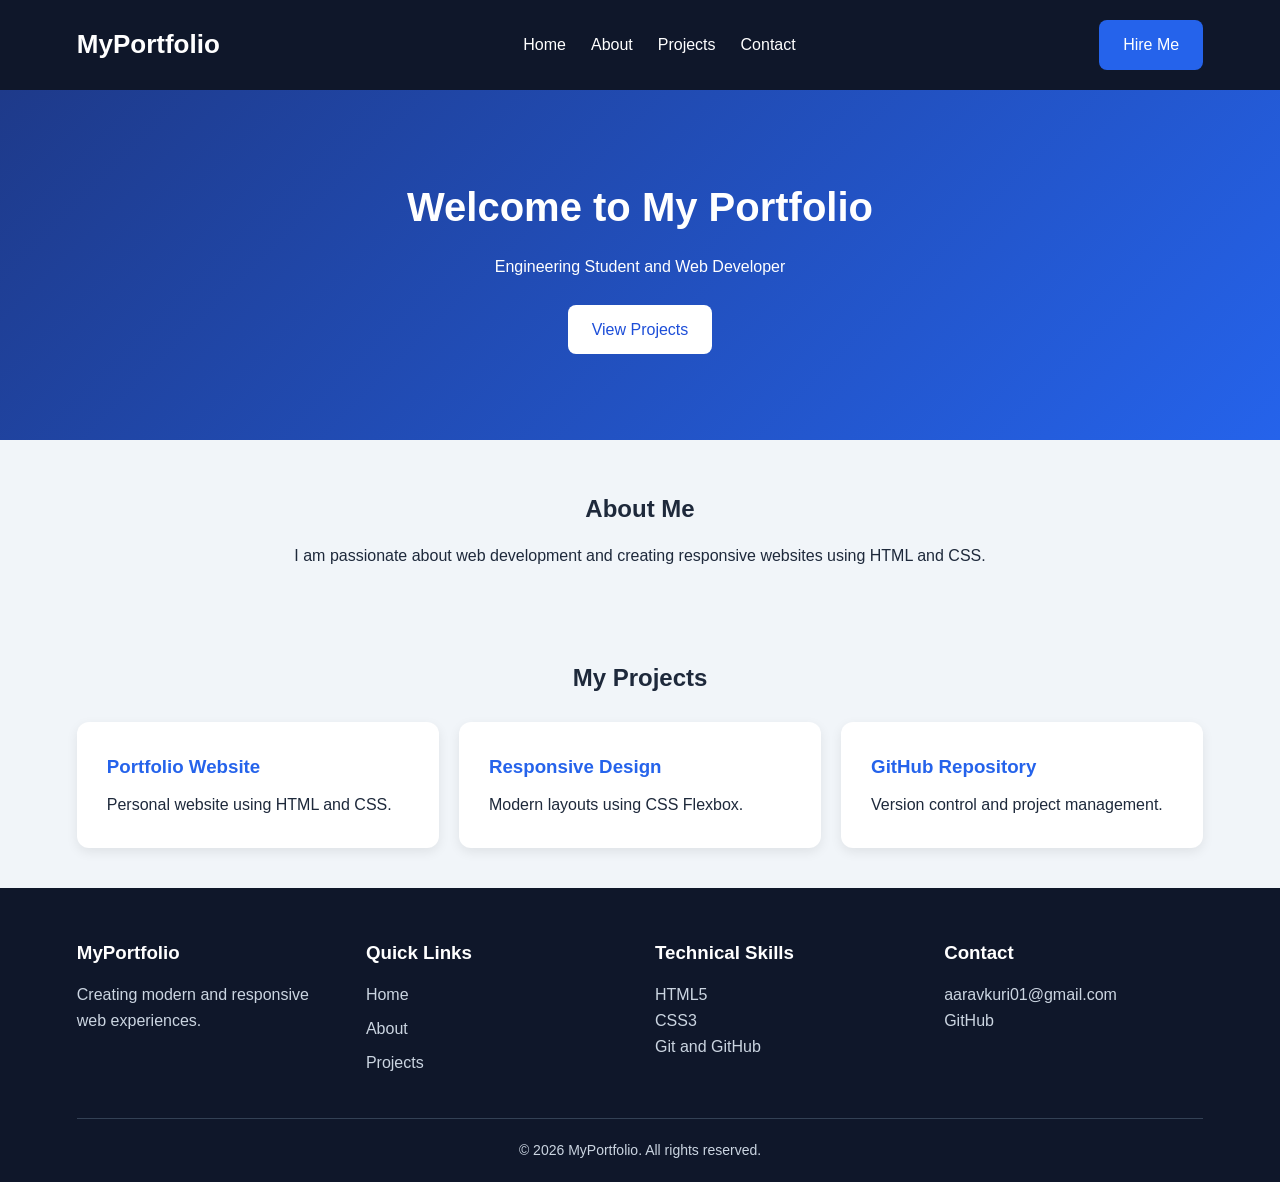
<file: P10/index.html>
<!DOCTYPE html>
<html lang="en">
<head>
    <meta charset="UTF-8">
    <meta name="viewport" content="width=device-width, initial-scale=1.0">
    <title>Advanced Flexbox Layout</title>
    <link rel="stylesheet" href="style.css">
</head>
<body>

    <header class="header">

        <div class="logo">MyPortfolio</div>

        <nav class="navbar">
            <a href="#home">Home</a>
            <a href="#about">About</a>
            <a href="#projects">Projects</a>
            <a href="#contact">Contact</a>
        </nav>

        <a href="#contact" class="btn">Hire Me</a>

    </header>

    <main>

        <section class="hero" id="home">
            <div class="hero-content">
                <h1>Welcome to My Portfolio</h1>
                <p>Engineering Student and Web Developer</p>
                <a href="#projects" class="btn">View Projects</a>
            </div>
        </section>

        <section class="about" id="about">
            <h2>About Me</h2>
            <p>I am passionate about web development
            and creating responsive websites using HTML and CSS.</p>
        </section>

        <section class="projects" id="projects">

            <h2>My Projects</h2>

            <div class="project-container">

                <article class="card">
                    <h3>Portfolio Website</h3>
                    <p>Personal website using HTML and CSS.</p>
                </article>

                <article class="card">
                    <h3>Responsive Design</h3>
                    <p>Modern layouts using CSS Flexbox.</p>
                </article>

                <article class="card">
                    <h3>GitHub Repository</h3>
                    <p>Version control and project management.</p>
                </article>

            </div>

        </section>

    </main>

    <footer class="footer" id="contact">

        <div class="footer-container">

            <div class="footer-column">
                <h3>MyPortfolio</h3>
                <p>Creating modern and responsive
                web experiences.</p>
            </div>

            <div class="footer-column">
                <h3>Quick Links</h3>
                <a href="#home">Home</a>
                <a href="#about">About</a>
                <a href="#projects">Projects</a>
            </div>

            <div class="footer-column">
                <h3>Technical Skills</h3>
                <p>HTML5</p>
                <p>CSS3</p>
                <p>Git and GitHub</p>
            </div>

            <div class="footer-column">
                <h3>Contact</h3>
                <p>aaravkuri01@gmail.com</p>
                <a href="https://github.com/">GitHub</a>
            </div>

        </div>

        <div class="footer-bottom">
            <p>&copy; 2026 MyPortfolio. All rights reserved.</p>
        </div>

    </footer>

</body>
</html>
</file>
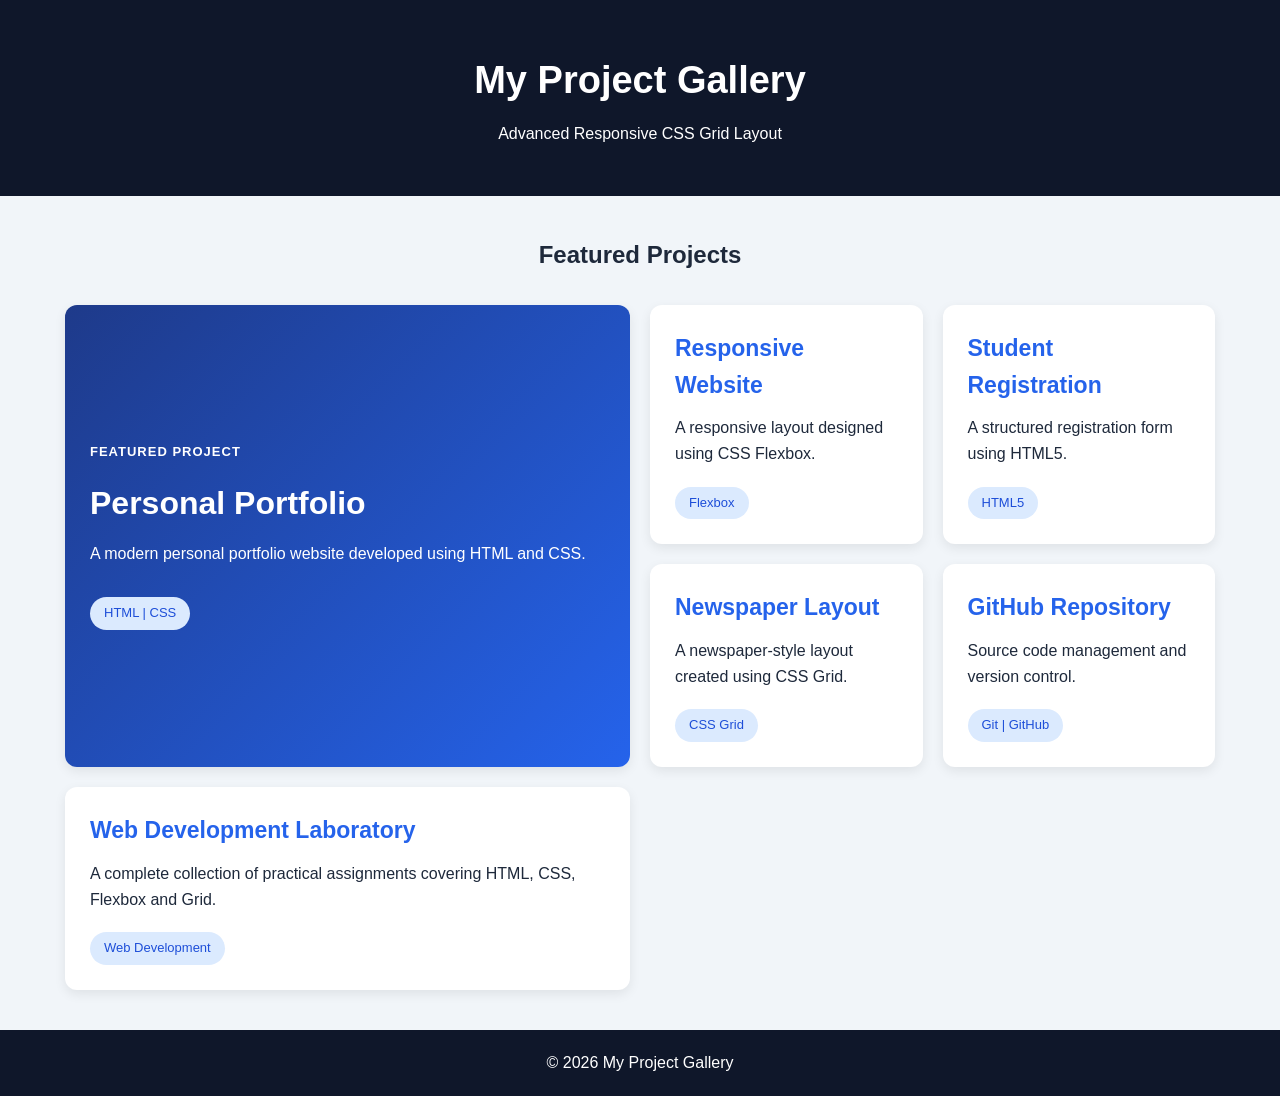
<file: P12/index.html>
<!DOCTYPE html>
<html lang="en">
<head>
    <meta charset="UTF-8">
    <meta name="viewport" content="width=device-width, initial-scale=1.0">
    <title>Advanced Projects Grid</title>
    <link rel="stylesheet" href="style.css">
</head>
<body>

    <header>
        <h1>My Project Gallery</h1>
        <p>Advanced Responsive CSS Grid Layout</p>
    </header>

    <main>

        <h2 class="section-title">Featured Projects</h2>

        <div class="project-grid">

            <article class="card featured">
                <span class="tag">Featured Project</span>
                <h2>Personal Portfolio</h2>
                <p>A modern personal portfolio website
                developed using HTML and CSS.</p>
                <span class="technology">HTML | CSS</span>
            </article>

            <article class="card">
                <h2>Responsive Website</h2>
                <p>A responsive layout designed using CSS Flexbox.</p>
                <span class="technology">Flexbox</span>
            </article>

            <article class="card">
                <h2>Student Registration</h2>
                <p>A structured registration form using HTML5.</p>
                <span class="technology">HTML5</span>
            </article>

            <article class="card">
                <h2>Newspaper Layout</h2>
                <p>A newspaper-style layout created using CSS Grid.</p>
                <span class="technology">CSS Grid</span>
            </article>

            <article class="card">
                <h2>GitHub Repository</h2>
                <p>Source code management and version control.</p>
                <span class="technology">Git | GitHub</span>
            </article>

            <article class="card wide">
                <h2>Web Development Laboratory</h2>
                <p>A complete collection of practical assignments
                covering HTML, CSS, Flexbox and Grid.</p>
                <span class="technology">Web Development</span>
            </article>

        </div>

    </main>

    <footer>
        <p>&copy; 2026 My Project Gallery</p>
    </footer>

</body>
</html>
</file>
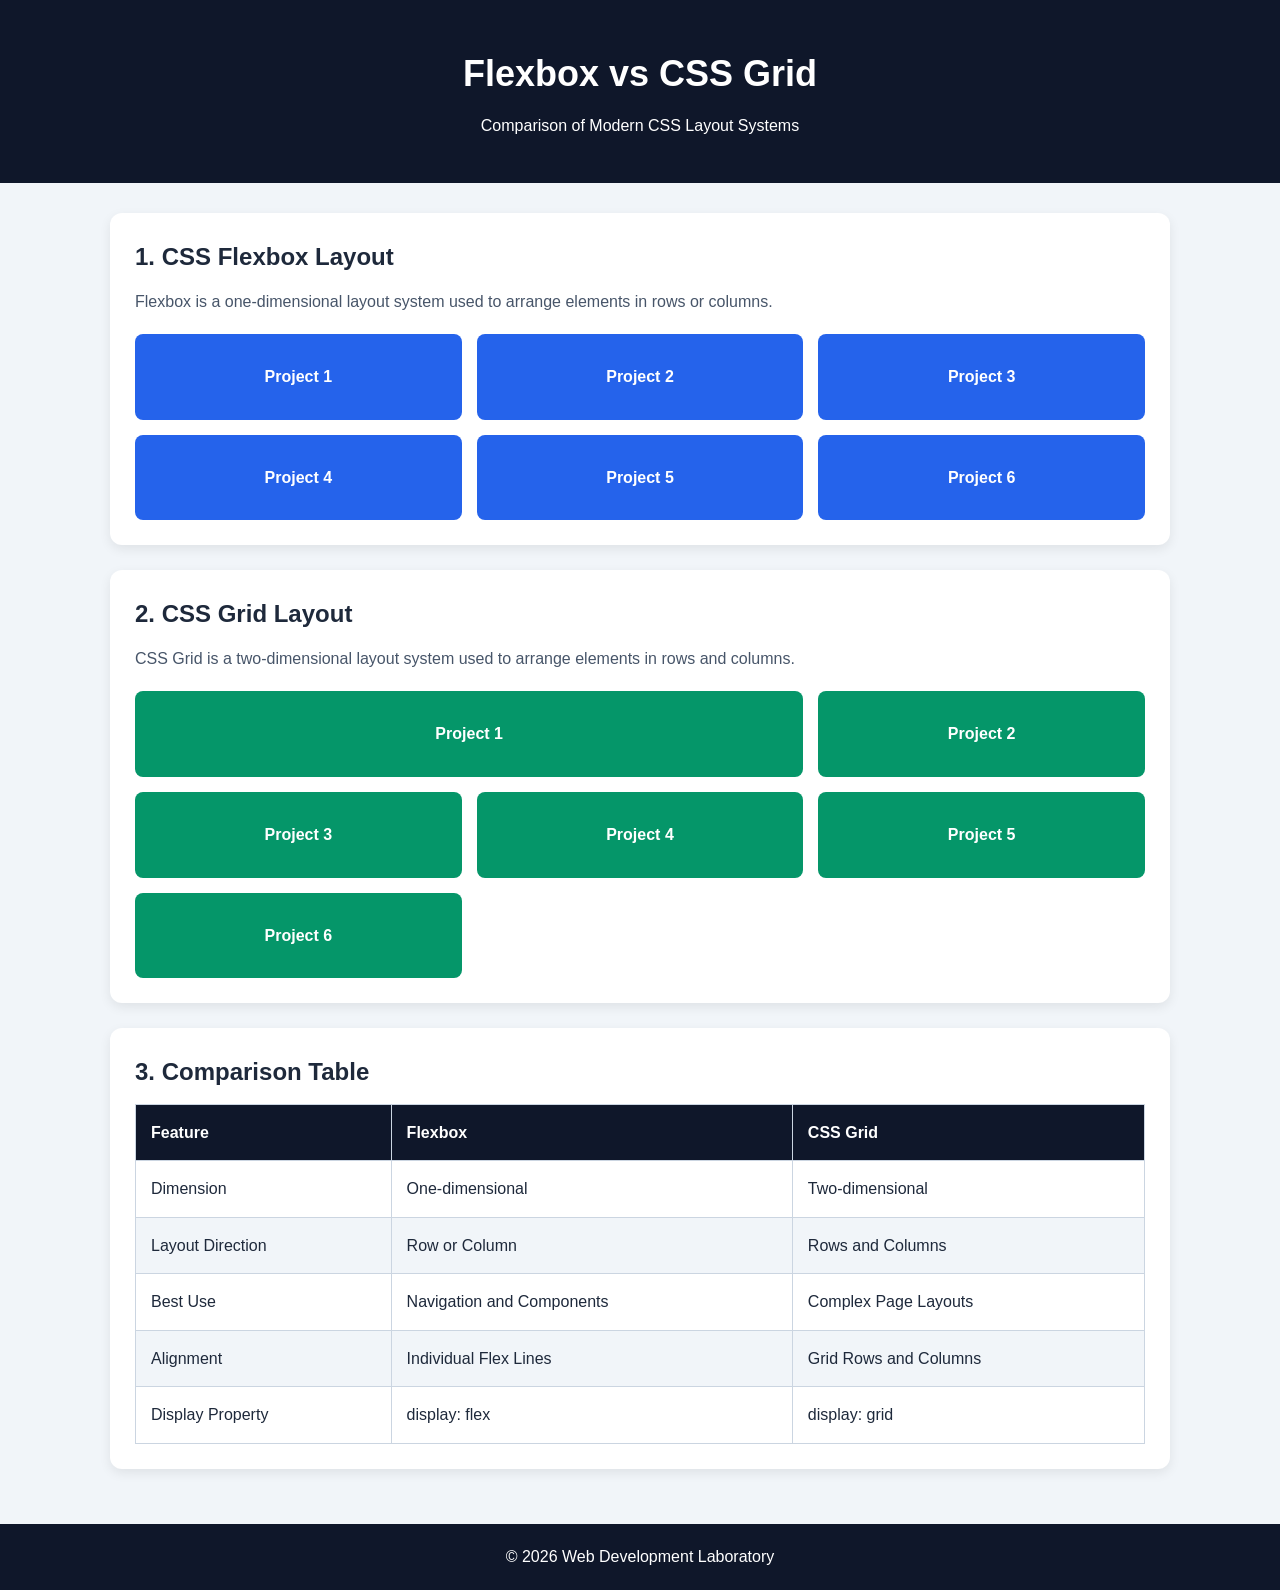
<file: P13/index.html>
<!DOCTYPE html>
<html lang="en">
<head>
    <meta charset="UTF-8">
    <meta name="viewport" content="width=device-width, initial-scale=1.0">
    <title>Flexbox vs CSS Grid</title>
    <link rel="stylesheet" href="style.css">
</head>
<body>

    <header>
        <h1>Flexbox vs CSS Grid</h1>
        <p>Comparison of Modern CSS Layout Systems</p>
    </header>

    <main>

        <section>
            <h2>1. CSS Flexbox Layout</h2>

            <p>Flexbox is a one-dimensional layout system
            used to arrange elements in rows or columns.</p>

            <div class="flex-container">
                <div class="flex-card">Project 1</div>
                <div class="flex-card">Project 2</div>
                <div class="flex-card">Project 3</div>
                <div class="flex-card">Project 4</div>
                <div class="flex-card">Project 5</div>
                <div class="flex-card">Project 6</div>
            </div>
        </section>

        <section>
            <h2>2. CSS Grid Layout</h2>

            <p>CSS Grid is a two-dimensional layout system
            used to arrange elements in rows and columns.</p>

            <div class="grid-container">
                <div class="grid-card">Project 1</div>
                <div class="grid-card">Project 2</div>
                <div class="grid-card">Project 3</div>
                <div class="grid-card">Project 4</div>
                <div class="grid-card">Project 5</div>
                <div class="grid-card">Project 6</div>
            </div>
        </section>

        <section>
            <h2>3. Comparison Table</h2>

            <div class="table-container">
                <table>
                    <thead>
                        <tr>
                            <th>Feature</th>
                            <th>Flexbox</th>
                            <th>CSS Grid</th>
                        </tr>
                    </thead>

                    <tbody>
                        <tr>
                            <td>Dimension</td>
                            <td>One-dimensional</td>
                            <td>Two-dimensional</td>
                        </tr>
                        <tr>
                            <td>Layout Direction</td>
                            <td>Row or Column</td>
                            <td>Rows and Columns</td>
                        </tr>
                        <tr>
                            <td>Best Use</td>
                            <td>Navigation and Components</td>
                            <td>Complex Page Layouts</td>
                        </tr>
                        <tr>
                            <td>Alignment</td>
                            <td>Individual Flex Lines</td>
                            <td>Grid Rows and Columns</td>
                        </tr>
                        <tr>
                            <td>Display Property</td>
                            <td>display: flex</td>
                            <td>display: grid</td>
                        </tr>
                    </tbody>
                </table>
            </div>
        </section>

    </main>

    <footer>
        <p>&copy; 2026 Web Development Laboratory</p>
    </footer>

</body>
</html>
</file>
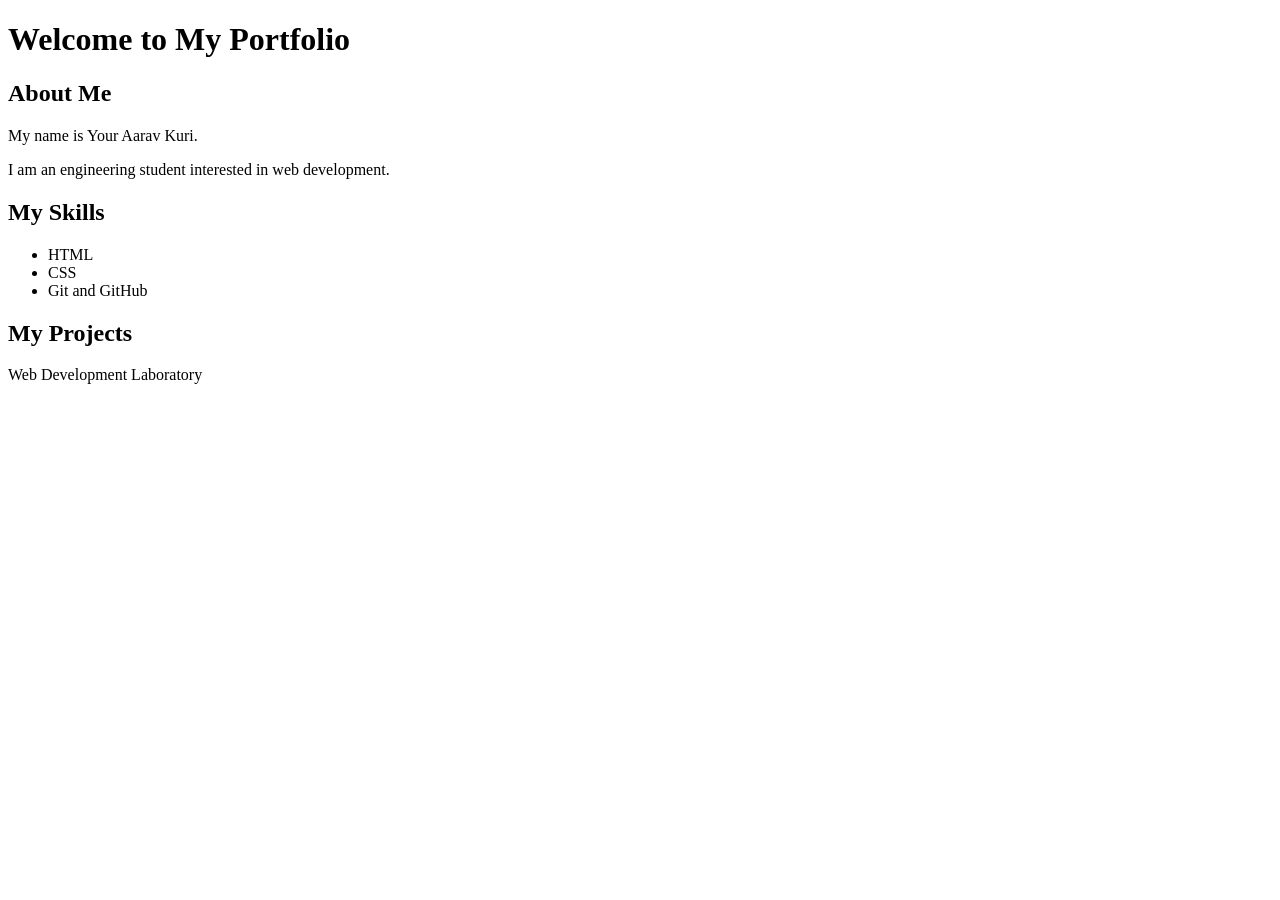
<file: P2/index.html>
<!DOCTYPE html>
<html lang="en">
<head>
    <meta charset="UTF-8">
    <title>My Portfolio</title>
</head>
<body>

    <h1>Welcome to My Portfolio</h1>

    <h2>About Me</h2>
    <p>My name is Your Aarav Kuri.</p>
    <p>I am an engineering student interested in web development.</p>

    <h2>My Skills</h2>
    <ul>
        <li>HTML</li>
        <li>CSS</li>
        <li>Git and GitHub</li>
    </ul>

    <h2>My Projects</h2>
    <p>Web Development Laboratory</p>

</body>
</html>
</file>
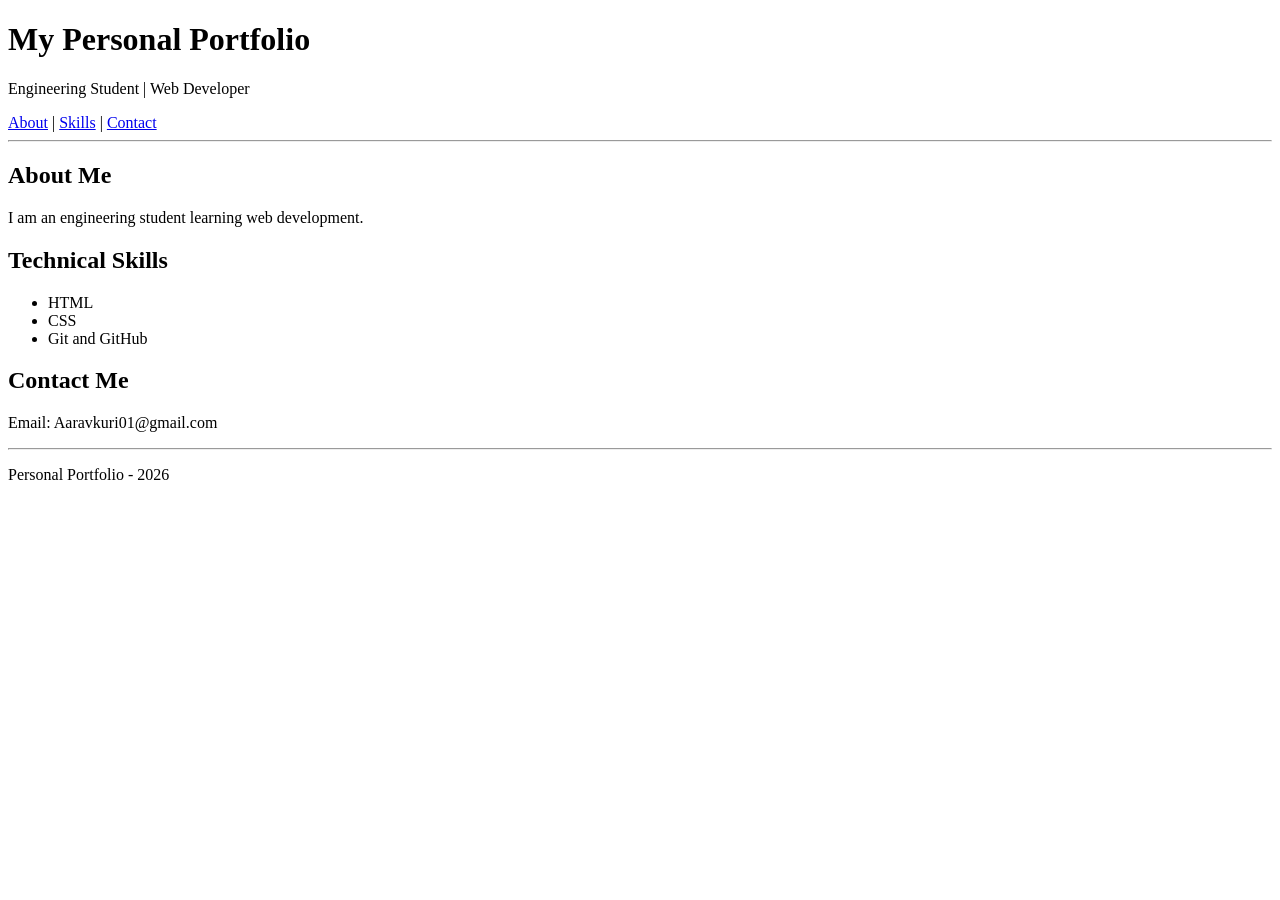
<file: P3/index.html>
<!DOCTYPE html>
<html lang="en">
<head>
    <meta charset="UTF-8">
    <meta name="viewport" content="width=device-width, initial-scale=1.0">
    <title>Personal Portfolio</title>
</head>
<body>

    <header>
        <h1>My Personal Portfolio</h1>
        <p>Engineering Student | Web Developer</p>
    </header>

    <nav>
        <a href="#about">About</a> |
        <a href="#skills">Skills</a> |
        <a href="#contact">Contact</a>
    </nav>

    <hr>

    <section id="about">
        <h2>About Me</h2>
        <p>I am an engineering student learning web development.</p>
    </section>

    <section id="skills">
        <h2>Technical Skills</h2>
        <ul>
            <li>HTML</li>
            <li>CSS</li>
            <li>Git and GitHub</li>
        </ul>
    </section>

    <section id="contact">
        <h2>Contact Me</h2>
        <p>Email: Aaravkuri01@gmail.com</p>
    </section>

    <hr>

    <footer>
        <p>Personal Portfolio - 2026</p>
    </footer>

</body>
</html>
</file>
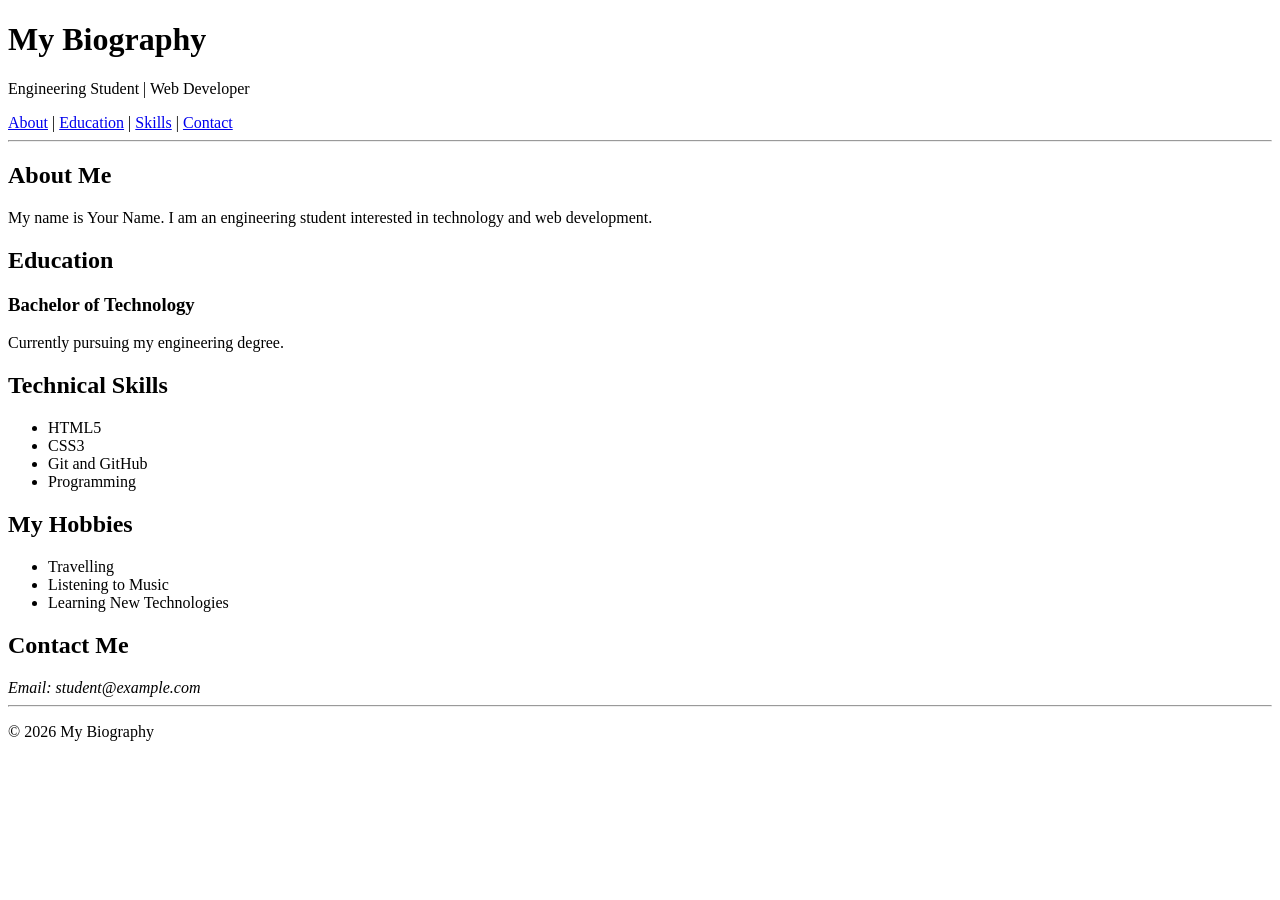
<file: P5/index.html>
<!DOCTYPE html>
<html lang="en">
<head>
    <meta charset="UTF-8">
    <meta name="viewport" content="width=device-width, initial-scale=1.0">
    <title>My Biography</title>
</head>
<body>

    <header>
        <h1>My Biography</h1>
        <p>Engineering Student | Web Developer</p>
    </header>

    <nav>
        <a href="#about">About</a> |
        <a href="#education">Education</a> |
        <a href="#skills">Skills</a> |
        <a href="#contact">Contact</a>
    </nav>

    <hr>

    <main>
        <section id="about">
            <h2>About Me</h2>
            <p>My name is Your Name. I am an engineering student interested in technology and web development.</p>
        </section>

        <section id="education">
            <h2>Education</h2>
            <article>
                <h3>Bachelor of Technology</h3>
                <p>Currently pursuing my engineering degree.</p>
            </article>
        </section>

        <section id="skills">
            <h2>Technical Skills</h2>
            <ul>
                <li>HTML5</li>
                <li>CSS3</li>
                <li>Git and GitHub</li>
                <li>Programming</li>
            </ul>
        </section>

        <aside>
            <h2>My Hobbies</h2>
            <ul>
                <li>Travelling</li>
                <li>Listening to Music</li>
                <li>Learning New Technologies</li>
            </ul>
        </aside>

        <section id="contact">
            <h2>Contact Me</h2>
            <address>
                Email: student@example.com
            </address>
        </section>
    </main>

    <hr>

    <footer>
        <p>&copy; 2026 My Biography</p>
    </footer>

</body>
</html>
</file>
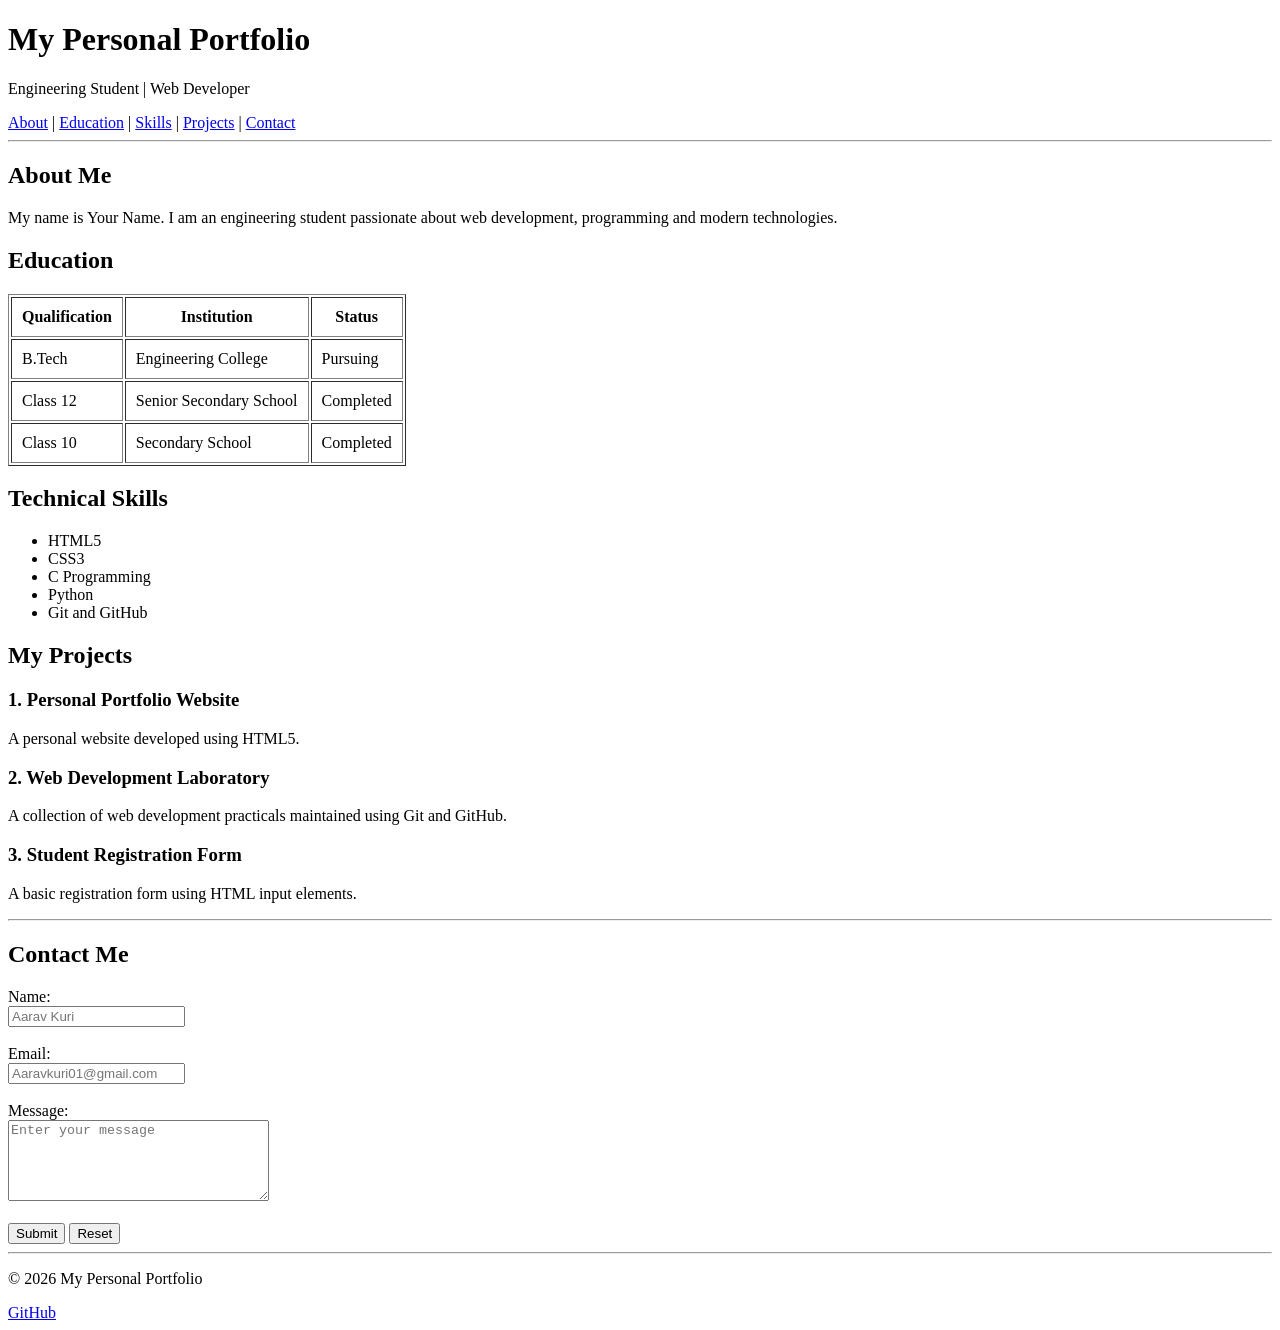
<file: P6/index.html>
<!DOCTYPE html>
<html lang="en">
<head>
    <meta charset="UTF-8">
    <meta name="viewport" content="width=device-width, initial-scale=1.0">
    <title>My Personal Portfolio</title>
</head>
<body>

    <header>
        <h1>My Personal Portfolio</h1>
        <p>Engineering Student | Web Developer</p>
    </header>

    <nav>
        <a href="#about">About</a> |
        <a href="#education">Education</a> |
        <a href="#skills">Skills</a> |
        <a href="#projects">Projects</a> |
        <a href="#contact">Contact</a>
    </nav>

    <hr>

    <main>

        <section id="about">
            <h2>About Me</h2>
            <p>My name is Your Name. I am an engineering
            student passionate about web development,
            programming and modern technologies.</p>
        </section>

        <section id="education">
            <h2>Education</h2>

            <table border="1" cellpadding="10">
                <thead>
                    <tr>
                        <th>Qualification</th>
                        <th>Institution</th>
                        <th>Status</th>
                    </tr>
                </thead>

                <tbody>
                    <tr>
                        <td>B.Tech</td>
                        <td>Engineering College</td>
                        <td>Pursuing</td>
                    </tr>
                    <tr>
                        <td>Class 12</td>
                        <td>Senior Secondary School</td>
                        <td>Completed</td>
                    </tr>
                    <tr>
                        <td>Class 10</td>
                        <td>Secondary School</td>
                        <td>Completed</td>
                    </tr>
                </tbody>
            </table>
        </section>

        <section id="skills">
            <h2>Technical Skills</h2>
            <ul>
                <li>HTML5</li>
                <li>CSS3</li>
                <li>C Programming</li>
                <li>Python</li>
                <li>Git and GitHub</li>
            </ul>
        </section>

        <section id="projects">
            <h2>My Projects</h2>

            <article>
                <h3>1. Personal Portfolio Website</h3>
                <p>A personal website developed using HTML5.</p>
            </article>

            <article>
                <h3>2. Web Development Laboratory</h3>
                <p>A collection of web development practicals
                maintained using Git and GitHub.</p>
            </article>

            <article>
                <h3>3. Student Registration Form</h3>
                <p>A basic registration form using HTML input elements.</p>
            </article>
        </section>

        <hr>

        <section id="contact">
            <h2>Contact Me</h2>

            <form>
                <label for="name">Name:</label><br>
                <input type="text" id="name" name="name"
                       placeholder="Aarav Kuri" required>
                <br><br>

                <label for="email">Email:</label><br>
                <input type="email" id="email" name="email"
                       placeholder="Aaravkuri01@gmail.com" required>
                <br><br>

                <label for="message">Message:</label><br>
                <textarea id="message" name="message"
                          rows="5" cols="30"
                          placeholder="Enter your message"
                          required></textarea>
                <br><br>

                <button type="submit">Submit</button>
                <button type="reset">Reset</button>
            </form>
        </section>

    </main>

    <hr>

    <footer>
        <p>&copy; 2026 My Personal Portfolio</p>
        <a href="https://github.com/">GitHub</a>
    </footer>

</body>
</html>
</file>
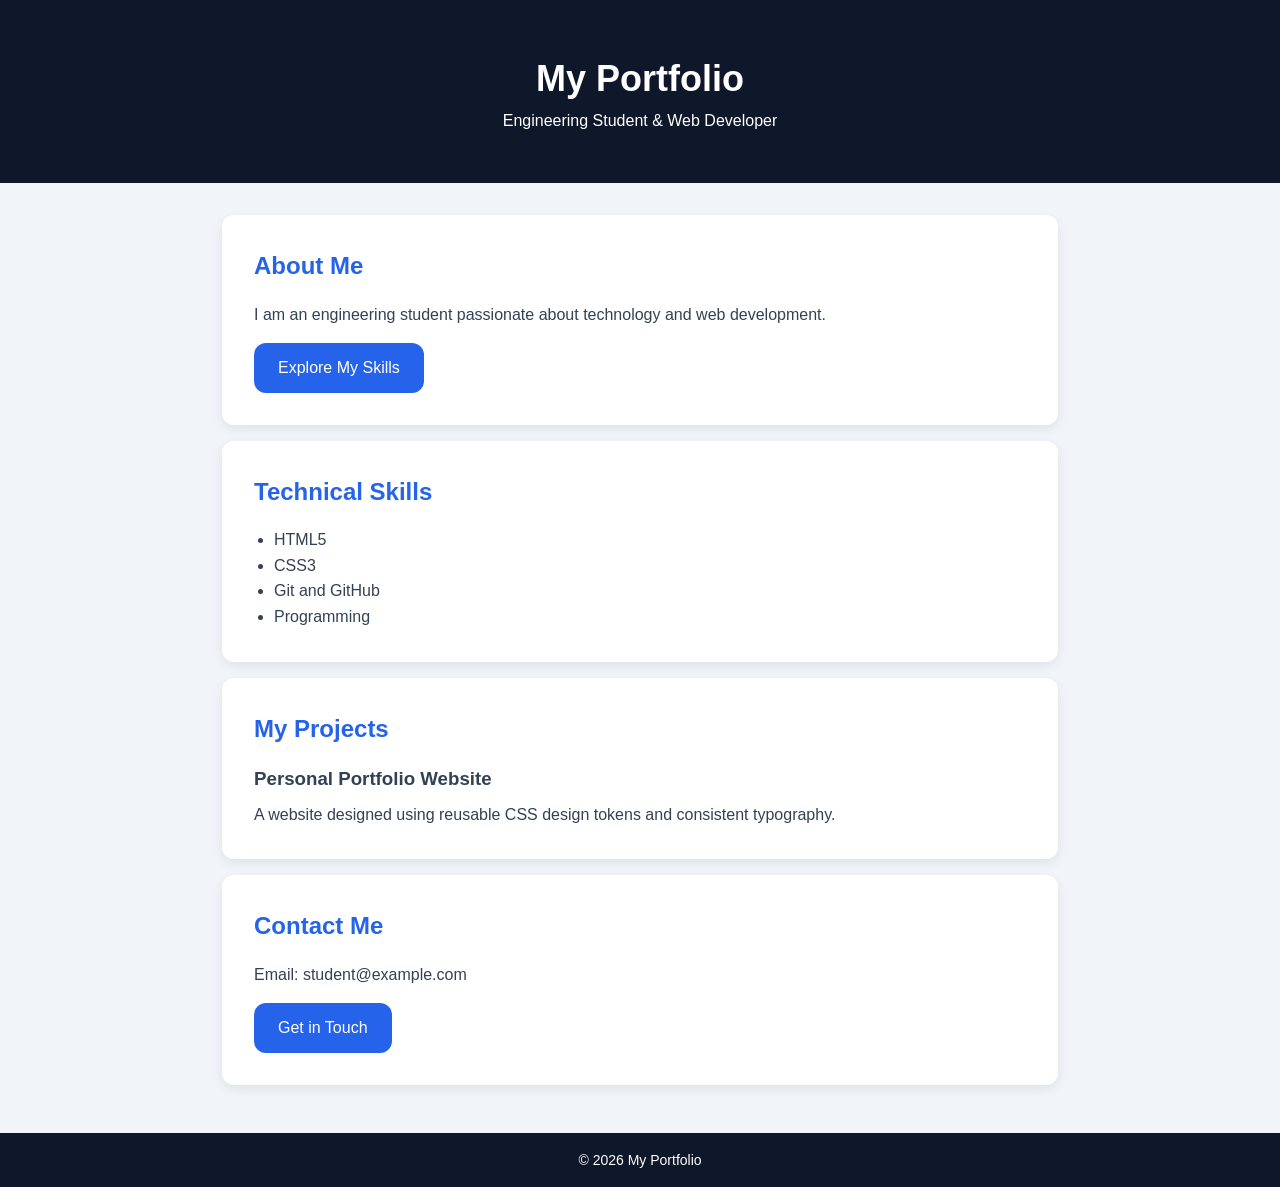
<file: P7/index.html>
<!DOCTYPE html>
<html lang="en">
<head>
    <meta charset="UTF-8">
    <meta name="viewport" content="width=device-width, initial-scale=1.0">
    <title>Design Tokens and Typography</title>
    <link rel="stylesheet" href="style.css">
</head>
<body>

    <header>
        <h1>My Portfolio</h1>
        <p>Engineering Student & Web Developer</p>
    </header>

    <main>
        <section class="card">
            <h2>About Me</h2>
            <p>I am an engineering student passionate
            about technology and web development.</p>
            <a href="#skills" class="btn">Explore My Skills</a>
        </section>

        <section class="card" id="skills">
            <h2>Technical Skills</h2>
            <ul>
                <li>HTML5</li>
                <li>CSS3</li>
                <li>Git and GitHub</li>
                <li>Programming</li>
            </ul>
        </section>

        <section class="card">
            <h2>My Projects</h2>
            <h3>Personal Portfolio Website</h3>
            <p>A website designed using reusable CSS
            design tokens and consistent typography.</p>
        </section>

        <section class="card">
            <h2>Contact Me</h2>
            <p>Email: student@example.com</p>
            <a href="mailto:student@example.com"
               class="btn">Get in Touch</a>
        </section>
    </main>

    <footer>
        <p>&copy; 2026 My Portfolio</p>
    </footer>

</body>
</html>
</file>
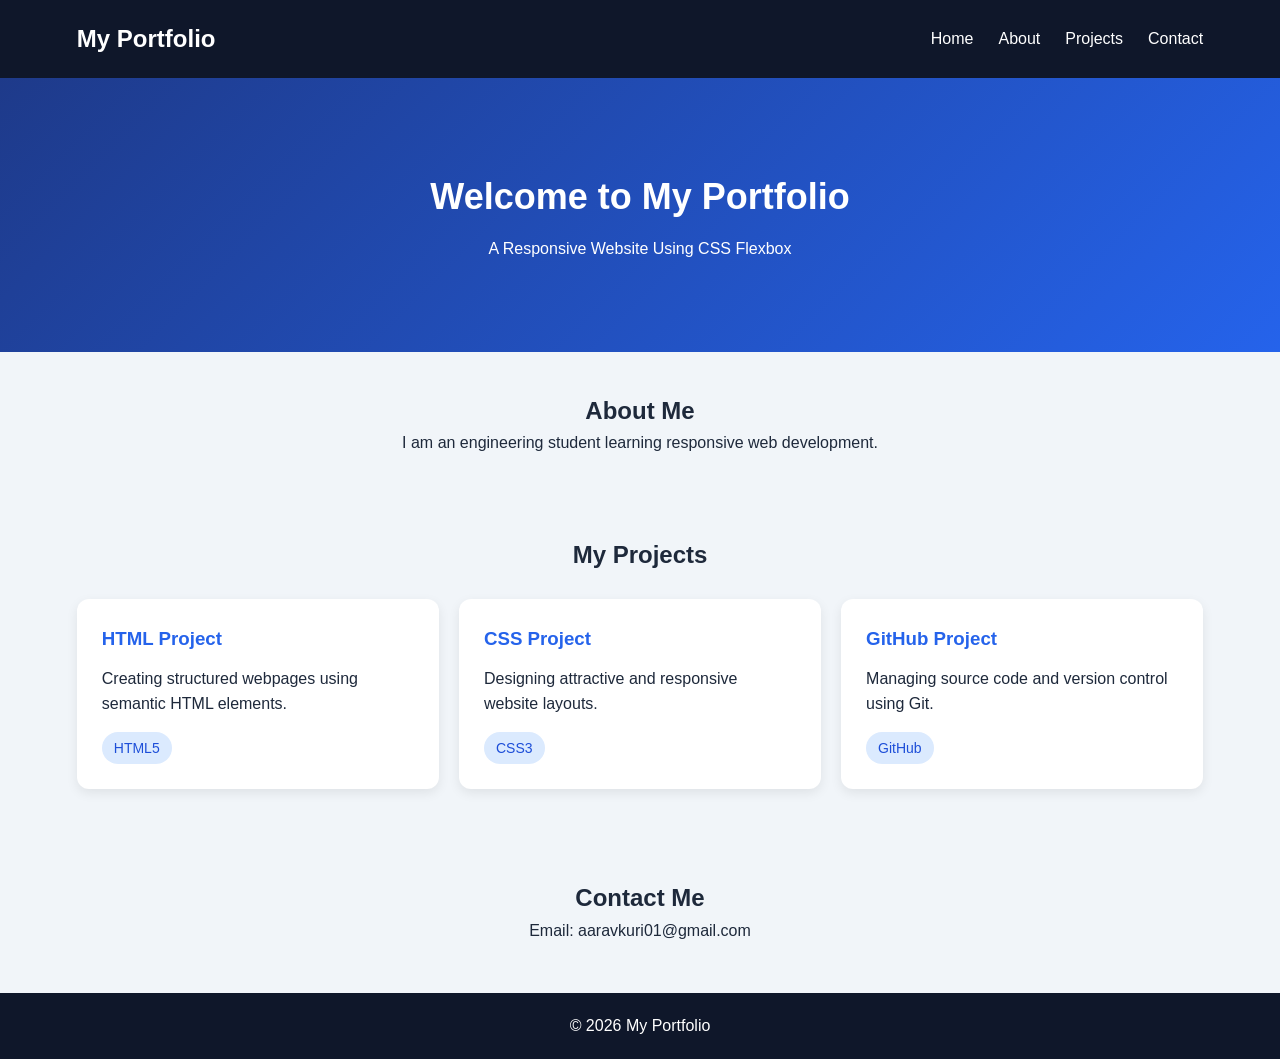
<file: P9/index.html>
<!DOCTYPE html>
<html lang="en">
<head>
    <meta charset="UTF-8">
    <meta name="viewport" content="width=device-width, initial-scale=1.0">
    <title>Responsive Flexbox Layout</title>
    <link rel="stylesheet" href="style.css">
</head>
<body>

    <nav class="navbar">
        <h2 class="logo">My Portfolio</h2>

        <ul class="nav-links">
            <li><a href="#home">Home</a></li>
            <li><a href="#about">About</a></li>
            <li><a href="#projects">Projects</a></li>
            <li><a href="#contact">Contact</a></li>
        </ul>
    </nav>

    <header class="hero" id="home">
        <h1>Welcome to My Portfolio</h1>
        <p>A Responsive Website Using CSS Flexbox</p>
    </header>

    <main>

        <section class="about" id="about">
            <h2>About Me</h2>
            <p>I am an engineering student learning
            responsive web development.</p>
        </section>

        <section class="projects" id="projects">
            <h2>My Projects</h2>

            <div class="card-container">

                <article class="card">
                    <h3>HTML Project</h3>
                    <p>Creating structured webpages
                    using semantic HTML elements.</p>
                    <span class="tag">HTML5</span>
                </article>

                <article class="card">
                    <h3>CSS Project</h3>
                    <p>Designing attractive and
                    responsive website layouts.</p>
                    <span class="tag">CSS3</span>
                </article>

                <article class="card">
                    <h3>GitHub Project</h3>
                    <p>Managing source code and
                    version control using Git.</p>
                    <span class="tag">GitHub</span>
                </article>

            </div>
        </section>

        <section class="contact" id="contact">
            <h2>Contact Me</h2>
            <p>Email: aaravkuri01@gmail.com</p>
        </section>

    </main>

    <footer>
        <p>&copy; 2026 My Portfolio</p>
    </footer>

</body>
</html>
</file>
<file: P10/style.css>
* {
    margin: 0;
    padding: 0;
    box-sizing: border-box;
}

html {
    scroll-behavior: smooth;
}

body {
    font-family: Arial, sans-serif;
    background: #f1f5f9;
    color: #1e293b;
    line-height: 1.6;
}

/* Advanced Flexbox Header */

.header {
    display: flex;
    justify-content: space-between;
    align-items: center;
    flex-wrap: wrap;
    gap: 20px;
    padding: 20px 6%;
    background: #0f172a;
    color: white;
}

.logo {
    font-size: 26px;
    font-weight: bold;
}

.navbar {
    display: flex;
    align-items: center;
    flex-wrap: wrap;
    gap: 25px;
}

.navbar a {
    color: white;
    text-decoration: none;
}

.navbar a:hover {
    color: #38bdf8;
}

/* Reusable Button */

.btn {
    display: inline-block;
    padding: 12px 24px;
    background: #2563eb;
    color: white;
    text-decoration: none;
    border-radius: 8px;
    transition: background 0.3s;
}

.btn:hover {
    background: #1d4ed8;
}

/* Hero Section */

.hero {
    display: flex;
    justify-content: center;
    align-items: center;
    min-height: 350px;
    background: linear-gradient(135deg, #1e3a8a, #2563eb);
    color: white;
    text-align: center;
    padding: 40px 20px;
}

.hero h1 {
    font-size: 40px;
    margin-bottom: 15px;
}

.hero p {
    margin-bottom: 25px;
}

.hero .btn {
    background: white;
    color: #1d4ed8;
}

/* About Section */

.about {
    text-align: center;
    padding: 50px 20px;
}

.about h2 {
    margin-bottom: 15px;
}

/* Project Section */

.projects {
    padding: 40px 6%;
}

.projects h2 {
    text-align: center;
    margin-bottom: 25px;
}

.project-container {
    display: flex;
    flex-wrap: wrap;
    align-items: stretch;
    gap: 20px;
}

.card {
    flex: 1 1 250px;
    background: white;
    padding: 30px;
    border-radius: 12px;
    box-shadow: 0 4px 12px rgba(0, 0, 0, 0.08);
}

.card h3 {
    color: #2563eb;
    margin-bottom: 10px;
}

/* Advanced Flexbox Footer */

.footer {
    background: #0f172a;
    color: #cbd5e1;
    padding: 50px 6% 20px;
}

.footer-container {
    display: flex;
    justify-content: space-between;
    align-items: flex-start;
    flex-wrap: wrap;
    gap: 30px;
}

.footer-column {
    flex: 1 1 180px;
    overflow-wrap: anywhere;
}

.footer-column h3 {
    color: white;
    margin-bottom: 15px;
}

.footer-column a {
    display: block;
    color: #cbd5e1;
    text-decoration: none;
    margin-bottom: 8px;
}

.footer-column a:hover {
    color: #38bdf8;
}

.footer-bottom {
    border-top: 1px solid #334155;
    text-align: center;
    margin-top: 35px;
    padding-top: 20px;
    font-size: 14px;
}

/* Responsive Layout */

@media (max-width: 768px) {

    .header {
        flex-direction: column;
        text-align: center;
    }

    .navbar {
        justify-content: center;
        gap: 15px;
    }

    .hero h1 {
        font-size: 28px;
    }

    .project-container {
        flex-direction: column;
    }

    .card {
        flex: 1 1 auto;
    }

    .footer-column {
        flex: 1 1 40%;
    }
}

@media (max-width: 480px) {

    .footer-container {
        flex-direction: column;
        text-align: center;
        align-items: center;
    }

    .footer-column {
        flex: 1 1 auto;
        width: 100%;
    }
}
</file>
<file: P12/style.css>
* {
    margin: 0;
    padding: 0;
    box-sizing: border-box;
}

body {
    font-family: Arial, sans-serif;
    background-color: #f1f5f9;
    color: #1e293b;
    line-height: 1.6;
}

/* Header */

header {
    background-color: #0f172a;
    color: white;
    text-align: center;
    padding: 50px 20px;
}

header h1 {
    font-size: 38px;
    margin-bottom: 10px;
}

/* Main Content */

main {
    max-width: 1200px;
    margin: auto;
    padding: 40px 25px;
}

.section-title {
    text-align: center;
    margin-bottom: 30px;
}

/* Advanced CSS Grid */

.project-grid {
    display: grid;
    grid-template-columns:
        repeat(auto-fit, minmax(min(100%, 250px), 1fr));
    grid-auto-rows: minmax(180px, auto);
    gap: 20px;
}

/* Project Cards */

.card {
    display: flex;
    flex-direction: column;
    background-color: white;
    padding: 25px;
    border-radius: 12px;
    box-shadow: 0 4px 12px rgba(0, 0, 0, 0.08);
    transition: transform 0.3s, box-shadow 0.3s;
}

.card:hover {
    transform: translateY(-5px);
    box-shadow: 0 8px 20px rgba(0, 0, 0, 0.15);
}

.card h2 {
    color: #2563eb;
    font-size: 23px;
    margin-bottom: 12px;
}

.card p {
    margin-bottom: 20px;
}

/* Featured Project */

.featured {
    grid-column: span 2;
    grid-row: span 2;
    background: linear-gradient(135deg, #1e3a8a, #2563eb);
    color: white;
    justify-content: center;
}

.featured h2 {
    color: white;
    font-size: 32px;
}

.tag {
    font-size: 13px;
    font-weight: bold;
    margin-bottom: 15px;
    text-transform: uppercase;
    letter-spacing: 1px;
}

/* Wide Project Card */

.wide {
    grid-column: span 2;
}

/* Technology Labels */

.technology {
    align-self: flex-start;
    margin-top: auto;
    padding: 6px 14px;
    background-color: #dbeafe;
    color: #1d4ed8;
    border-radius: 20px;
    font-size: 13px;
}

.featured .technology {
    margin-top: 10px;
}

/* Footer */

footer {
    background-color: #0f172a;
    color: white;
    text-align: center;
    padding: 20px;
}

/* Tablet Layout */

@media (max-width: 900px) {

    .project-grid {
        grid-template-columns: repeat(2, minmax(0, 1fr));
    }

    .featured {
        grid-column: span 2;
        grid-row: span 1;
    }
}

/* Mobile Layout */

@media (max-width: 600px) {

    .project-grid {
        grid-template-columns: 1fr;
    }

    .featured,
    .wide {
        grid-column: span 1;
        grid-row: span 1;
    }

    header h1 {
        font-size: 28px;
    }

    main {
        padding: 25px 15px;
    }
}
</file>
<file: P13/style.css>
* {
    margin: 0;
    padding: 0;
    box-sizing: border-box;
}

body {
    font-family: Arial, sans-serif;
    background-color: #f1f5f9;
    color: #1e293b;
    line-height: 1.6;
}

/* Header */

header {
    background-color: #0f172a;
    color: white;
    text-align: center;
    padding: 45px 20px;
}

header h1 {
    font-size: 36px;
    margin-bottom: 10px;
}

/* Main Content */

main {
    max-width: 1100px;
    margin: auto;
    padding: 30px 20px;
}

section {
    background-color: white;
    padding: 25px;
    margin-bottom: 25px;
    border-radius: 12px;
    box-shadow: 0 4px 12px rgba(0, 0, 0, 0.08);
}

section h2 {
    margin-bottom: 12px;
}

section p {
    margin-bottom: 20px;
    color: #475569;
}

/* Flexbox Layout */

.flex-container {
    display: flex;
    flex-wrap: wrap;
    gap: 15px;
}

.flex-card {
    flex: 1 1 28%;
    background-color: #2563eb;
    color: white;
    padding: 30px 15px;
    text-align: center;
    border-radius: 8px;
    font-weight: bold;
}

/* CSS Grid Layout */

.grid-container {
    display: grid;
    grid-template-columns: repeat(3, minmax(0, 1fr));
    gap: 15px;
}

.grid-card {
    background-color: #059669;
    color: white;
    padding: 30px 15px;
    text-align: center;
    border-radius: 8px;
    font-weight: bold;
}

/* Grid Spanning */

.grid-card:first-child {
    grid-column: span 2;
}

/* Comparison Table */

.table-container {
    overflow-x: auto;
}

table {
    width: 100%;
    border-collapse: collapse;
}

th, td {
    border: 1px solid #cbd5e1;
    padding: 15px;
    text-align: left;
}

th {
    background-color: #0f172a;
    color: white;
}

tr:nth-child(even) {
    background-color: #f1f5f9;
}

/* Footer */

footer {
    background-color: #0f172a;
    color: white;
    text-align: center;
    padding: 20px;
}

/* Tablet Layout */

@media (max-width: 768px) {

    .flex-card {
        flex: 1 1 45%;
    }

    .grid-container {
        grid-template-columns: repeat(2, minmax(0, 1fr));
    }
}

/* Mobile Layout */

@media (max-width: 480px) {

    header h1 {
        font-size: 26px;
    }

    .flex-card {
        flex: 1 1 100%;
    }

    .grid-container {
        grid-template-columns: 1fr;
    }

    .grid-card:first-child {
        grid-column: span 1;
    }

    section {
        padding: 15px;
    }
}
</file>
<file: P7/style.css>
/* Design Tokens */

:root {
    --primary-color: #2563eb;
    --secondary-color: #0f172a;
    --background-color: #f1f5f9;
    --surface-color: #ffffff;
    --text-color: #334155;

    --font-family: Arial, sans-serif;
    --font-small: 14px;
    --font-base: 16px;
    --font-medium: 24px;
    --font-large: 36px;

    --spacing-small: 8px;
    --spacing-medium: 16px;
    --spacing-large: 32px;

    --border-radius: 12px;
    --shadow: 0 4px 12px rgba(0, 0, 0, 0.08);
}

/* Global Styling */

* {
    margin: 0;
    padding: 0;
    box-sizing: border-box;
}

body {
    font-family: var(--font-family);
    font-size: var(--font-base);
    background-color: var(--background-color);
    color: var(--text-color);
    line-height: 1.6;
}

/* Typography */

h1 {
    font-size: var(--font-large);
}

h2 {
    font-size: var(--font-medium);
    color: var(--primary-color);
    margin-bottom: var(--spacing-medium);
}

h3 {
    margin-bottom: var(--spacing-small);
}

/* Header */

header {
    background-color: var(--secondary-color);
    color: white;
    text-align: center;
    padding: 50px 20px;
}

/* Main Content */

main {
    max-width: 900px;
    margin: auto;
    padding: var(--spacing-large);
}

/* Reusable Card Component */

.card {
    background-color: var(--surface-color);
    padding: var(--spacing-large);
    margin-bottom: var(--spacing-medium);
    border-radius: var(--border-radius);
    box-shadow: var(--shadow);
}

ul {
    padding-left: 20px;
}

/* Reusable Button Component */

.btn {
    display: inline-block;
    background-color: var(--primary-color);
    color: white;
    text-decoration: none;
    padding: 12px 24px;
    margin-top: var(--spacing-medium);
    border-radius: var(--border-radius);
    transition: background-color 0.3s;
}

.btn:hover {
    background-color: var(--secondary-color);
}

/* Footer */

footer {
    background-color: var(--secondary-color);
    color: white;
    text-align: center;
    padding: var(--spacing-medium);
    font-size: var(--font-small);
}
</file>
<file: P9/style.css>
* {
    margin: 0;
    padding: 0;
    box-sizing: border-box;
}

html {
    scroll-behavior: smooth;
}

body {
    font-family: Arial, sans-serif;
    background-color: #f1f5f9;
    color: #1e293b;
    line-height: 1.6;
}

/* Flexbox Navigation Bar */

.navbar {
    display: flex;
    justify-content: space-between;
    align-items: center;
    background-color: #0f172a;
    color: white;
    padding: 20px 6%;
    gap: 20px;
}

.nav-links {
    display: flex;
    list-style: none;
    gap: 25px;
}

.nav-links a {
    color: white;
    text-decoration: none;
    transition: color 0.3s;
}

.nav-links a:hover {
    color: #38bdf8;
}

/* Hero Section */

.hero {
    background: linear-gradient(135deg, #1e3a8a, #2563eb);
    color: white;
    text-align: center;
    padding: 90px 20px;
}

.hero h1 {
    font-size: 36px;
    margin-bottom: 10px;
}

/* About Section */

.about {
    text-align: center;
    padding: 40px 20px;
}

/* Flexbox Project Cards */

.projects {
    padding: 40px 6%;
}

.projects h2 {
    text-align: center;
    margin-bottom: 25px;
}

.card-container {
    display: flex;
    flex-wrap: wrap;
    justify-content: center;
    gap: 20px;
}

.card {
    flex: 1 1 250px;
    background-color: white;
    padding: 25px;
    border-radius: 12px;
    box-shadow: 0 4px 12px rgba(0, 0, 0, 0.08);
    transition: transform 0.3s;
}

.card:hover {
    transform: translateY(-5px);
}

.card h3 {
    color: #2563eb;
    margin-bottom: 12px;
}

.tag {
    display: inline-block;
    background-color: #dbeafe;
    color: #1d4ed8;
    padding: 5px 12px;
    border-radius: 20px;
    margin-top: 15px;
    font-size: 14px;
}

/* Contact Section */

.contact {
    text-align: center;
    padding: 50px 20px;
}

/* Footer */

footer {
    background-color: #0f172a;
    color: white;
    text-align: center;
    padding: 20px;
}

/* Responsive Mobile Layout */

@media screen and (max-width: 768px) {

    .navbar {
        flex-direction: column;
        text-align: center;
    }

    .nav-links {
        justify-content: center;
        flex-wrap: wrap;
        gap: 15px;
    }

    .hero h1 {
        font-size: 28px;
    }

    .card-container {
        flex-direction: column;
    }

    .card {
        flex: 1 1 auto;
        width: 100%;
    }

    .projects {
        padding: 30px 20px;
    }
}
</file>
